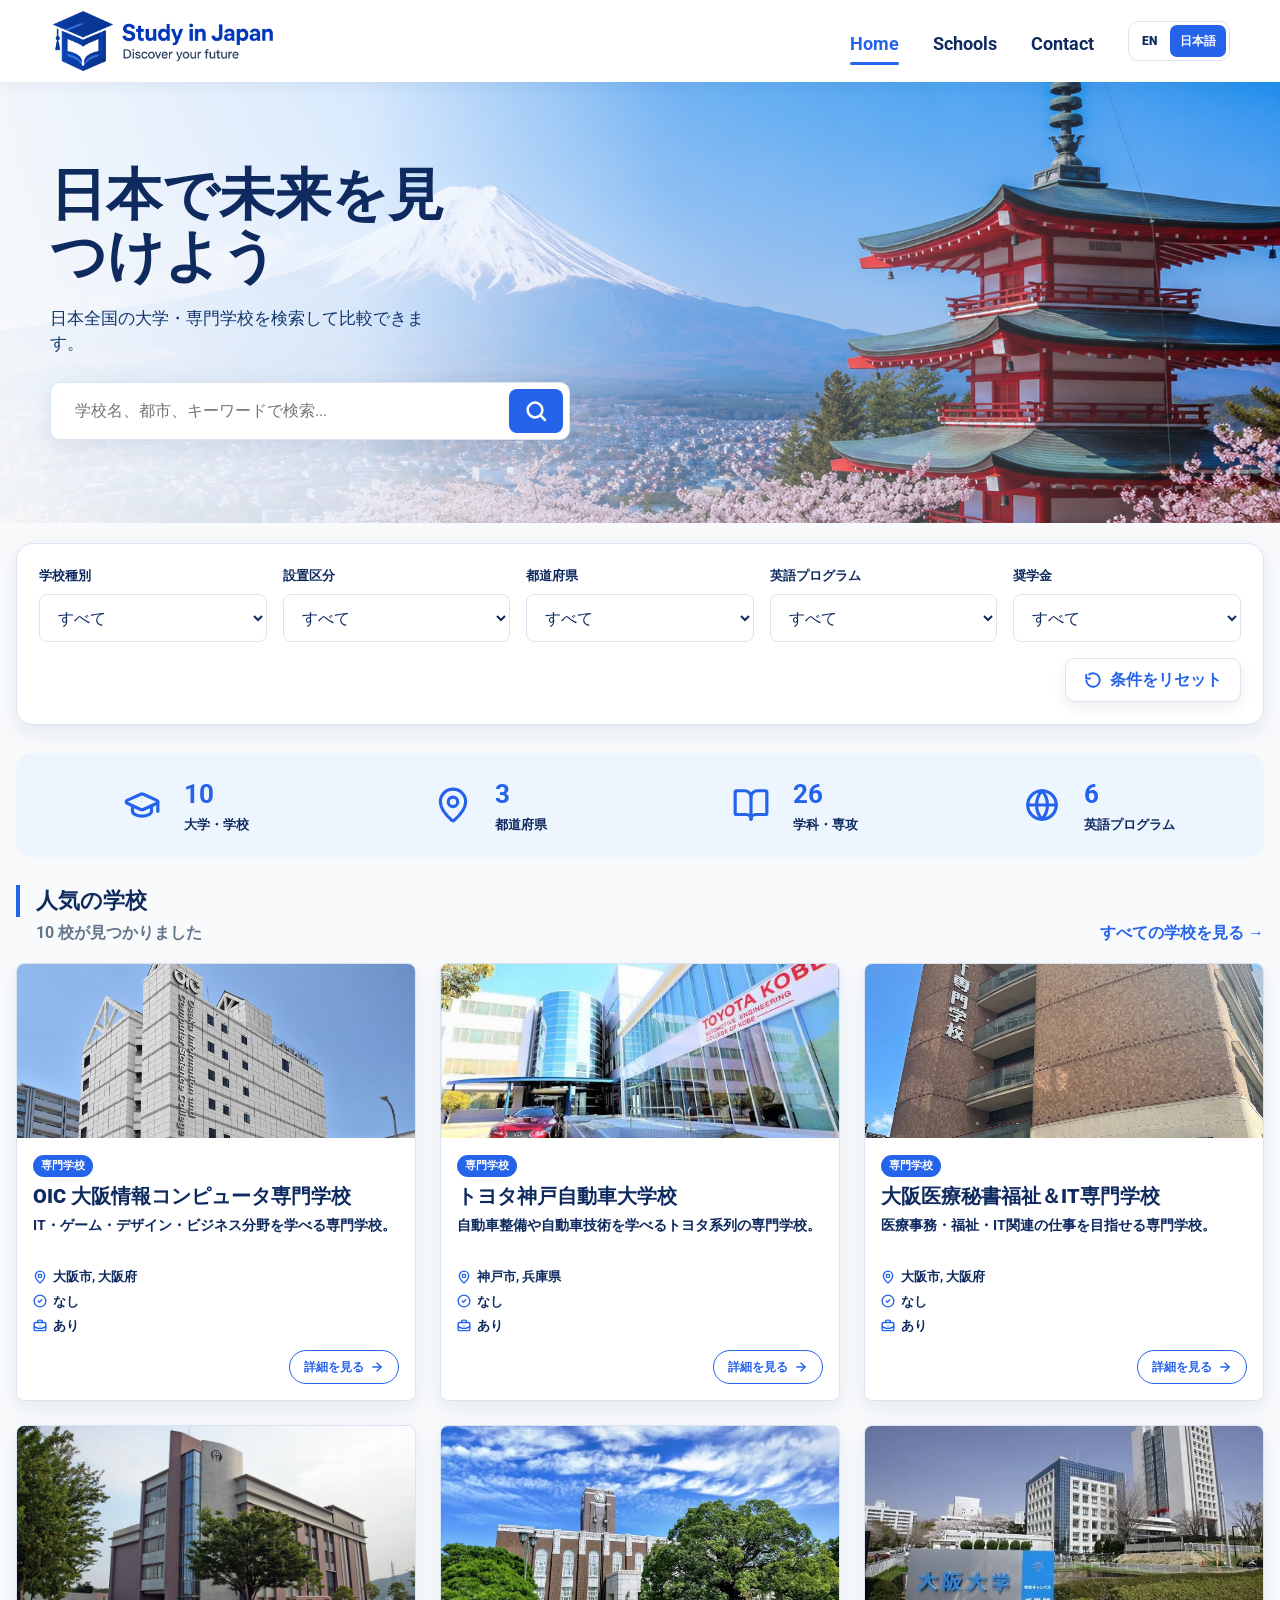
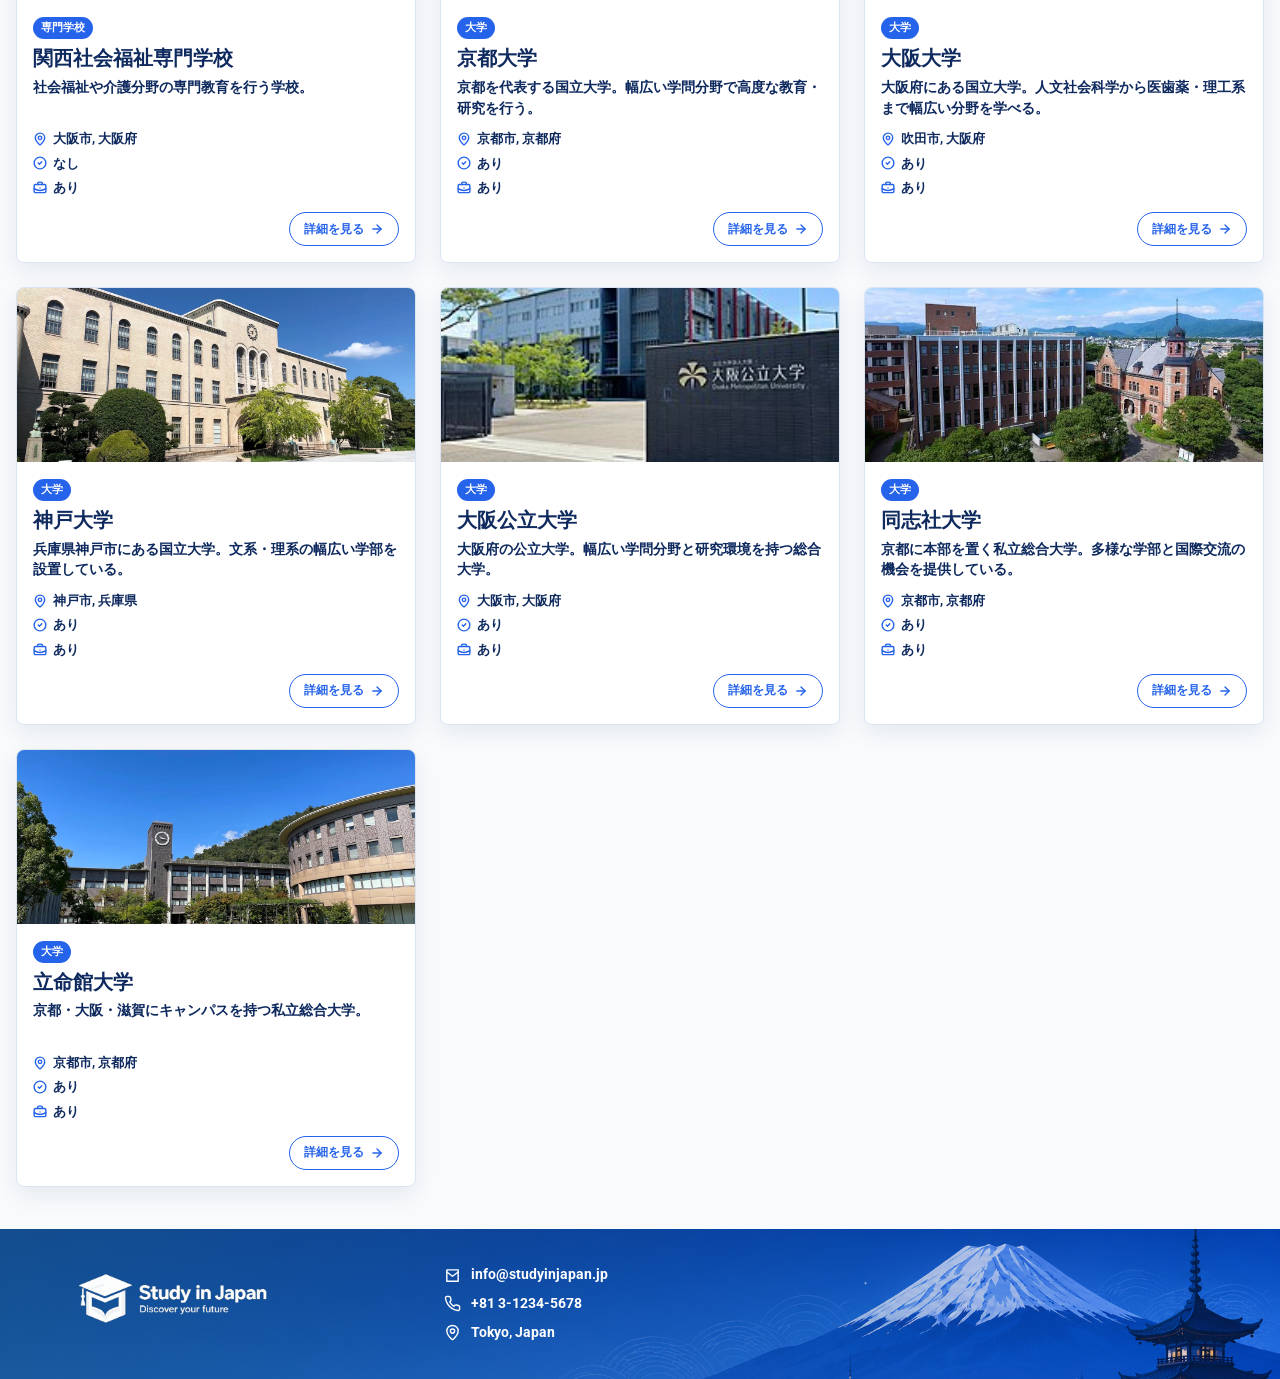
<file: index.html>
<!DOCTYPE html>
<html lang="en">
  <head>
    <meta charset="UTF-8" />
    <meta name="viewport" content="width=device-width, initial-scale=1.0" />
    <title>Study in Japan</title>
    <link rel="preconnect" href="https://fonts.googleapis.com" />
    <link rel="preconnect" href="https://fonts.gstatic.com" crossorigin />
    <link href="https://fonts.googleapis.com/css2?family=Roboto:wght@400;500;700;800;900&display=swap" rel="stylesheet" />
    <link rel="stylesheet" href="css/style.css" />
  </head>
  <body>
    <header class="site-header">
      <nav class="navbar container" aria-label="Primary navigation">
        <a class="brand" href="index.html" aria-label="Study in Japan home">
          <img class="brand-logo" src="images/logo-navbar.png" alt="Study in Japan - Discover your future" />
        </a>
        <button class="nav-toggle" id="nav-toggle" type="button" aria-label="Open menu" aria-expanded="false">
          <span></span>
          <span></span>
          <span></span>
        </button>
        <div class="nav-links" id="nav-links">
          <a class="active" href="index.html">Home</a>
          <a href="schools.html">Schools</a>
          <a href="#contact">Contact</a>
          <div class="language-switch" aria-label="Language">
            <button type="button" data-language="en" aria-pressed="false">EN</button>
            <button type="button" data-language="ja" aria-pressed="false">日本語</button>
          </div>
        </div>
      </nav>
    </header>

    <main>
      <section class="hero">
        <div class="hero-overlay"></div>
        <div class="hero-content container">
          <div class="hero-copy">
            <h1 data-i18n="heroTitle">Find Your Future in Japan</h1>
            <p data-i18n="heroText">Search and explore universities and colleges across Japan.</p>
            <form class="search-form" id="search-form" role="search">
              <label class="sr-only" for="search-input" data-i18n="searchSchools">Search schools</label>
              <input id="search-input" type="search" placeholder="Search by school name, city or keyword..." data-i18n-placeholder="searchPlaceholder" />
              <button type="submit" aria-label="Search" data-i18n-label="searchSchools">
                <svg viewBox="0 0 24 24" aria-hidden="true">
                  <path d="m21 21-4.8-4.8m2.2-5.2a7.4 7.4 0 1 1-14.8 0 7.4 7.4 0 0 1 14.8 0Z" />
                </svg>
              </button>
            </form>
          </div>
        </div>
      </section>

      <section class="filters-section container" aria-label="Institution filters">
        <form class="filter-panel" id="filter-form">
          <label>
            <span data-i18n="type">Type</span>
            <select name="type">
              <option value="" data-i18n="all">All</option>
            </select>
          </label>
          <label>
            <span data-i18n="ownership">Ownership</span>
            <select name="ownership">
              <option value="" data-i18n="all">All</option>
            </select>
          </label>
          <label>
            <span data-i18n="prefecture">Prefecture</span>
            <select name="prefecture">
              <option value="" data-i18n="all">All</option>
            </select>
          </label>
          <label>
            <span data-i18n="englishProgram">English Program</span>
            <select name="english_program">
              <option value="" data-i18n="all">All</option>
              <option value="Yes" data-i18n="yes">Yes</option>
              <option value="No" data-i18n="no">No</option>
            </select>
          </label>
          <label>
            <span data-i18n="scholarship">Scholarship</span>
            <select name="scholarship">
              <option value="" data-i18n="all">All</option>
              <option value="Yes" data-i18n="yes">Yes</option>
              <option value="No" data-i18n="no">No</option>
            </select>
          </label>
          <button class="reset-button" id="reset-filters" type="button">
            <svg viewBox="0 0 24 24" aria-hidden="true">
              <path d="M3 12a9 9 0 1 0 3-6.7M3 4v6h6" />
            </svg>
            <span data-i18n="resetFilters">Reset Filters</span>
          </button>
        </form>
      </section>

      <section class="stats-section container" aria-label="Statistics">
        <article class="stat-card">
          <span class="stat-icon" aria-hidden="true">
            <svg class="lucide lucide-graduation-cap" viewBox="0 0 24 24">
              <path d="M21.42 10.922a1 1 0 0 0-.019-1.838L12.83 5.18a2 2 0 0 0-1.66 0L2.6 9.08a1 1 0 0 0 0 1.832l8.57 3.908a2 2 0 0 0 1.66 0z" />
              <path d="M22 10v6" />
              <path d="M6 12.5V16a6 3 0 0 0 12 0v-3.5" />
            </svg>
          </span>
          <div><strong id="stat-institutions">0</strong><small data-i18n="institutionsLabel">Universities & Colleges</small></div>
        </article>
        <article class="stat-card">
          <span class="stat-icon" aria-hidden="true">
            <svg class="lucide lucide-map-pin" viewBox="0 0 24 24">
              <path d="M20 10c0 4.993-5.539 10.193-7.399 11.799a1 1 0 0 1-1.202 0C9.539 20.193 4 14.993 4 10a8 8 0 0 1 16 0" />
              <circle cx="12" cy="10" r="3" />
            </svg>
          </span>
          <div><strong id="stat-prefectures">0</strong><small data-i18n="prefecturesLabel">Prefectures</small></div>
        </article>
        <article class="stat-card">
          <span class="stat-icon" aria-hidden="true">
            <svg class="lucide lucide-book-open" viewBox="0 0 24 24">
              <path d="M12 7v14" />
              <path d="M3 18a1 1 0 0 1-1-1V4a1 1 0 0 1 1-1h5a4 4 0 0 1 4 4 4 4 0 0 1 4-4h5a1 1 0 0 1 1 1v13a1 1 0 0 1-1 1h-6a3 3 0 0 0-3 3 3 3 0 0 0-3-3z" />
            </svg>
          </span>
          <div><strong id="stat-programs">0</strong><small data-i18n="programsLabel">Academic Programs</small></div>
        </article>
        <article class="stat-card">
          <span class="stat-icon" aria-hidden="true">
            <svg class="lucide lucide-globe" viewBox="0 0 24 24">
              <circle cx="12" cy="12" r="9" />
              <path d="M3 12h18" />
              <path d="M12 3a13.5 13.5 0 0 1 0 18 13.5 13.5 0 0 1 0-18" />
            </svg>
          </span>
          <div><strong id="stat-english-programs">0</strong><small data-i18n="englishProgramsLabel">English Programs</small></div>
        </article>
      </section>

      <section class="schools-section container" id="schools">
        <div class="section-heading">
          <div>
            <h2 data-i18n="popularSchools">Popular Schools</h2>
            <p id="results-count" data-i18n="loadingInstitutions">Loading institutions...</p>
          </div>
          <a href="schools.html" data-i18n="viewAllSchools">View All Schools &rarr;</a>
        </div>
        <div class="school-grid" id="institution-list" aria-live="polite"></div>
      </section>
    </main>

    <footer class="site-footer" id="contact">
      <div class="container footer-grid">
        <div class="footer-brand">
          <div class="brand footer-logo">
            <img class="brand-logo footer-logo-image" src="images/logo-white.png" alt="Study in Japan - Discover your future" />
          </div>
        </div>
        <address class="footer-contact">
          <a href="mailto:info@studyinjapan.jp">
            <svg viewBox="0 0 24 24" aria-hidden="true"><path d="M4 4h16v16H4z" /><path d="m4 7 8 6 8-6" /></svg>
            info@studyinjapan.jp
          </a>
          <a href="tel:+81312345678">
            <svg viewBox="0 0 24 24" aria-hidden="true"><path d="M22 16.9v3a2 2 0 0 1-2.2 2 19.8 19.8 0 0 1-8.6-3.1 19.4 19.4 0 0 1-6-6A19.8 19.8 0 0 1 2.1 4.2 2 2 0 0 1 4.1 2h3a2 2 0 0 1 2 1.7c.1 1 .4 2 .7 2.8a2 2 0 0 1-.5 2.1L8.1 9.9a16 16 0 0 0 6 6l1.3-1.3a2 2 0 0 1 2.1-.5c.9.3 1.8.6 2.8.7a2 2 0 0 1 1.7 2.1Z" /></svg>
            +81 3-1234-5678
          </a>
          <span>
            <svg viewBox="0 0 24 24" aria-hidden="true"><path d="M20 10c0 5-5.5 10.2-7.4 11.8a1 1 0 0 1-1.2 0C9.5 20.2 4 15 4 10a8 8 0 0 1 16 0" /><circle cx="12" cy="10" r="3" /></svg>
            Tokyo, Japan
          </span>
        </address>
      </div>
    </footer>

    <script src="js/language.js"></script>
    <script src="js/home.js"></script>
  </body>
</html>
</file>
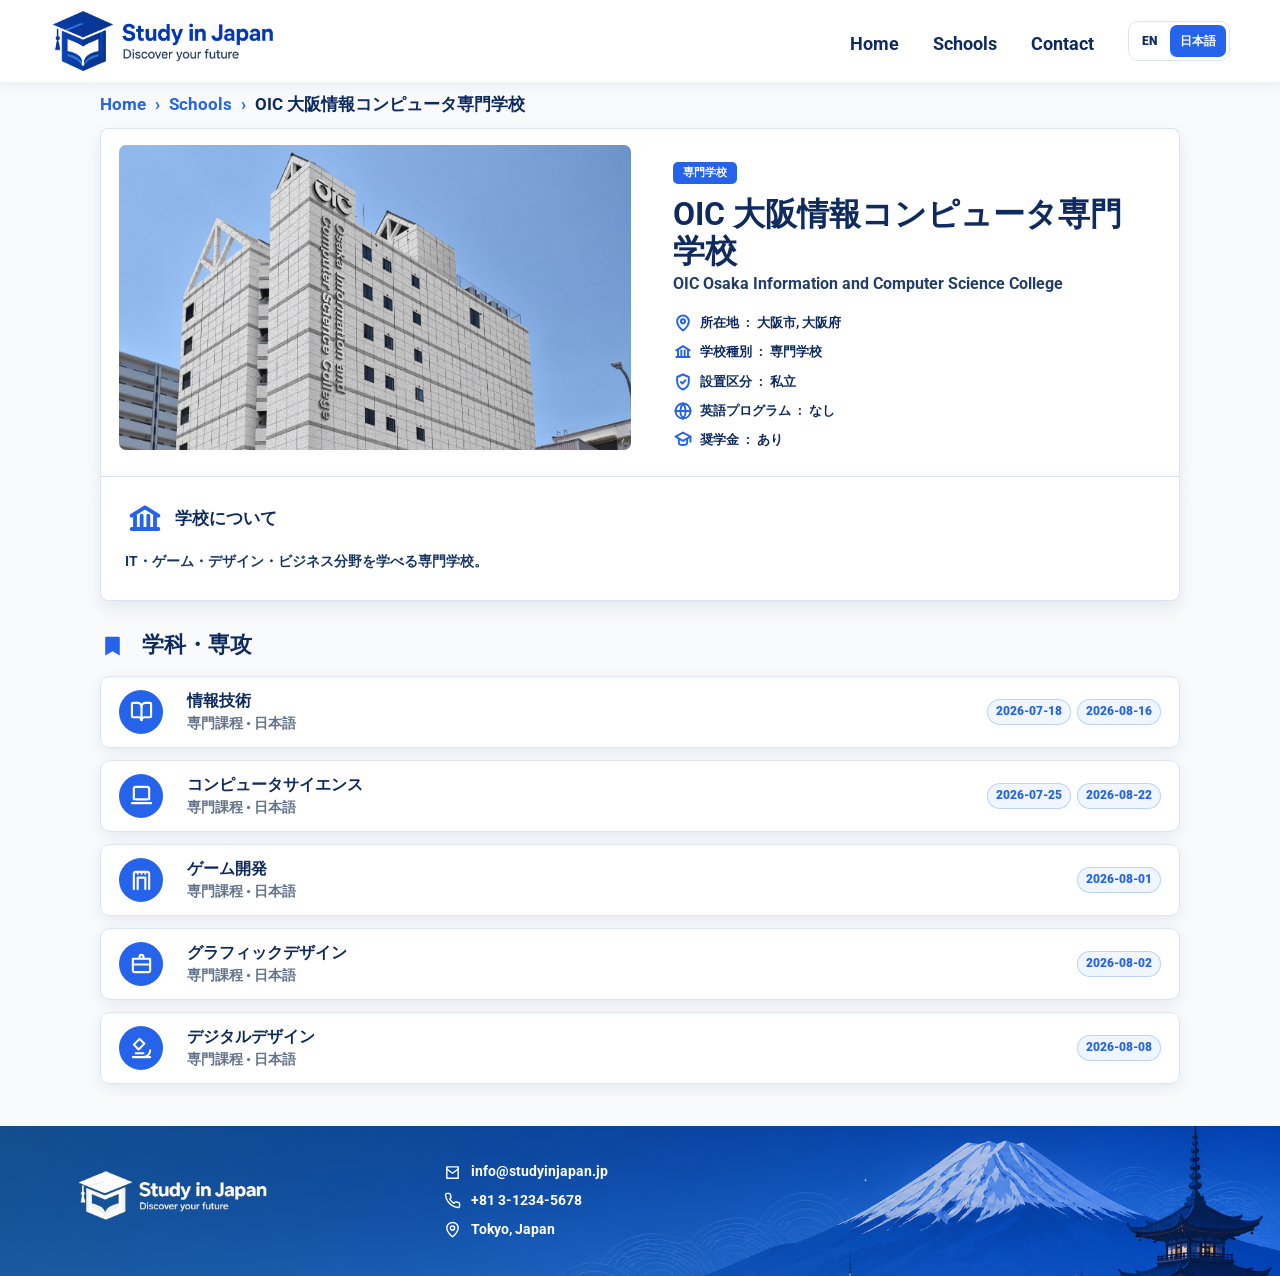
<file: institution.html>
<!DOCTYPE html>
<html lang="en">
  <head>
    <meta charset="UTF-8" />
    <meta name="viewport" content="width=device-width, initial-scale=1.0" />
    <title>Institution Details | Study in Japan</title>
    <link rel="preconnect" href="https://fonts.googleapis.com" />
    <link rel="preconnect" href="https://fonts.gstatic.com" crossorigin />
    <link href="https://fonts.googleapis.com/css2?family=Roboto:wght@400;500;700;800;900&display=swap" rel="stylesheet" />
    <link rel="stylesheet" href="css/style.css" />
  </head>
  <body>
    <header class="site-header">
      <nav class="navbar container" aria-label="Primary navigation">
        <a class="brand" href="index.html" aria-label="Study in Japan home">
          <img class="brand-logo" src="images/logo-navbar.png" alt="Study in Japan - Discover your future" />
        </a>
        <button class="nav-toggle" id="nav-toggle" type="button" aria-label="Open menu" aria-expanded="false">
          <span></span>
          <span></span>
          <span></span>
        </button>
        <div class="nav-links" id="nav-links">
          <a href="index.html">Home</a>
          <a href="schools.html">Schools</a>
          <a href="#contact">Contact</a>
          <div class="language-switch" aria-label="Language">
            <button type="button" data-language="en" aria-pressed="false">EN</button>
            <button type="button" data-language="ja" aria-pressed="false">日本語</button>
          </div>
        </div>
      </nav>
    </header>

    <main class="detail-main">
      <div class="container">
        <nav class="breadcrumb" aria-label="Breadcrumb">
          <a href="index.html">Home</a>
          <span>&rsaquo;</span>
          <a href="schools.html">Schools</a>
          <span>&rsaquo;</span>
          <span id="breadcrumb-name" data-i18n="institution">Institution</span>
        </nav>

        <section class="detail-card">
          <img class="detail-image" id="institution-image" src="images/placeholder.svg" alt="" />
          <div class="detail-info">
            <span class="type-pill" id="institution-type-pill">University</span>
            <h1 id="institution-name" data-i18n="loadingInstitution">Loading institution...</h1>
            <p class="detail-japanese" id="institution-japanese-name"></p>
            <dl class="fact-list">
              <div>
                <dt>
                  <svg viewBox="0 0 24 24" aria-hidden="true"><path d="M12 21s7-5.1 7-11a7 7 0 0 0-14 0c0 5.9 7 11 7 11Z" /><circle cx="12" cy="10" r="2.5" /></svg>
                  <span data-i18n="location">Location</span>
                </dt>
                <dd id="institution-location"></dd>
              </div>
              <div>
                <dt>
                  <svg viewBox="0 0 24 24" aria-hidden="true"><path d="m4 10 8-5 8 5" /><path d="M6 10v8" /><path d="M10 10v8" /><path d="M14 10v8" /><path d="M18 10v8" /><path d="M4 18h16" /></svg>
                  <span data-i18n="type">Type</span>
                </dt>
                <dd id="institution-type"></dd>
              </div>
              <div>
                <dt>
                  <svg viewBox="0 0 24 24" aria-hidden="true"><path d="M12 3 5 6v5c0 4.5 3 8.3 7 10 4-1.7 7-5.5 7-10V6l-7-3Z" /><path d="m9.5 12 1.8 1.8 3.7-4" /></svg>
                  <span data-i18n="ownership">Ownership</span>
                </dt>
                <dd id="institution-ownership"></dd>
              </div>
              <div>
                <dt>
                  <svg viewBox="0 0 24 24" aria-hidden="true"><circle cx="12" cy="12" r="9" /><path d="M3 12h18" /><path d="M12 3c2.2 2.5 3.3 5.5 3.3 9S14.2 18.5 12 21" /><path d="M12 3c-2.2 2.5-3.3 5.5-3.3 9S9.8 18.5 12 21" /></svg>
                  <span data-i18n="englishPrograms">English Programs</span>
                </dt>
                <dd id="institution-english"></dd>
              </div>
              <div>
                <dt>
                  <svg viewBox="0 0 24 24" aria-hidden="true"><path d="M12 3 3 8l9 5 9-5-9-5Z" /><path d="M7 11v4.5c0 1.4 2.2 2.5 5 2.5s5-1.1 5-2.5V11" /><path d="M21 8v6" /></svg>
                  <span data-i18n="scholarshipAvailable">Scholarship Available</span>
                </dt>
                <dd id="institution-scholarship"></dd>
              </div>
            </dl>
          </div>
        </section>

        <section class="about-card">
          <h2>
            <svg viewBox="0 0 24 24" aria-hidden="true"><path d="m4 10 8-5 8 5" /><path d="M6 10v8" /><path d="M10 10v8" /><path d="M14 10v8" /><path d="M18 10v8" /><path d="M4 18h16" /></svg>
            <span data-i18n="aboutUniversity">About the University</span>
          </h2>
          <p id="institution-description" data-i18n="loadingDetails">Loading details...</p>
        </section>

        <section class="majors-section">
          <h2 data-i18n="majorsOffered">Majors Offered</h2>
          <div class="majors-list" id="majors-list" aria-live="polite"></div>
        </section>
      </div>
    </main>

    <footer class="site-footer" id="contact">
      <div class="container footer-grid">
        <div class="footer-brand">
          <div class="brand footer-logo">
            <img class="brand-logo footer-logo-image" src="images/logo-white.png" alt="Study in Japan - Discover your future" />
          </div>
        </div>
        <address class="footer-contact">
          <a href="mailto:info@studyinjapan.jp">
            <svg viewBox="0 0 24 24" aria-hidden="true"><path d="M4 4h16v16H4z" /><path d="m4 7 8 6 8-6" /></svg>
            info@studyinjapan.jp
          </a>
          <a href="tel:+81312345678">
            <svg viewBox="0 0 24 24" aria-hidden="true"><path d="M22 16.9v3a2 2 0 0 1-2.2 2 19.8 19.8 0 0 1-8.6-3.1 19.4 19.4 0 0 1-6-6A19.8 19.8 0 0 1 2.1 4.2 2 2 0 0 1 4.1 2h3a2 2 0 0 1 2 1.7c.1 1 .4 2 .7 2.8a2 2 0 0 1-.5 2.1L8.1 9.9a16 16 0 0 0 6 6l1.3-1.3a2 2 0 0 1 2.1-.5c.9.3 1.8.6 2.8.7a2 2 0 0 1 1.7 2.1Z" /></svg>
            +81 3-1234-5678
          </a>
          <span>
            <svg viewBox="0 0 24 24" aria-hidden="true"><path d="M20 10c0 5-5.5 10.2-7.4 11.8a1 1 0 0 1-1.2 0C9.5 20.2 4 15 4 10a8 8 0 0 1 16 0" /><circle cx="12" cy="10" r="3" /></svg>
            Tokyo, Japan
          </span>
        </address>
      </div>
    </footer>

    <script src="js/language.js"></script>
    <script src="js/institution.js"></script>
  </body>
</html>
</file>
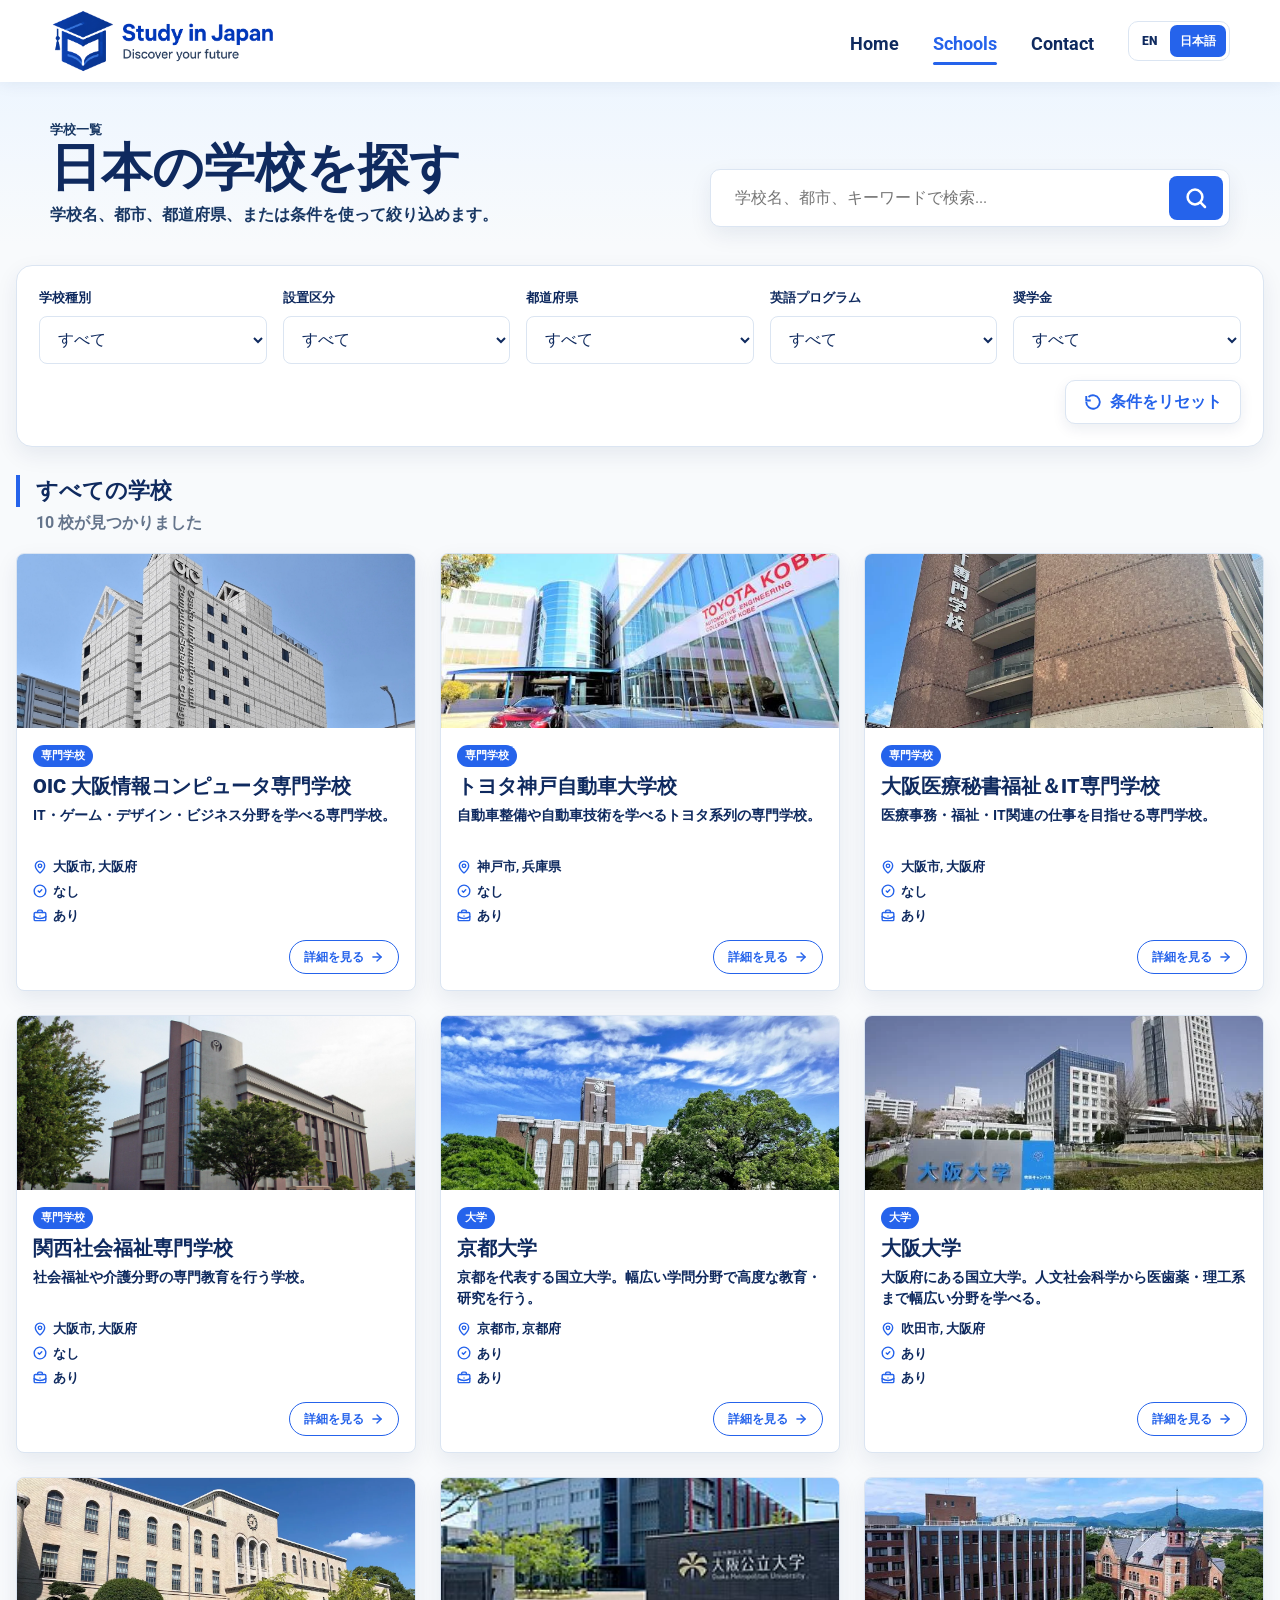
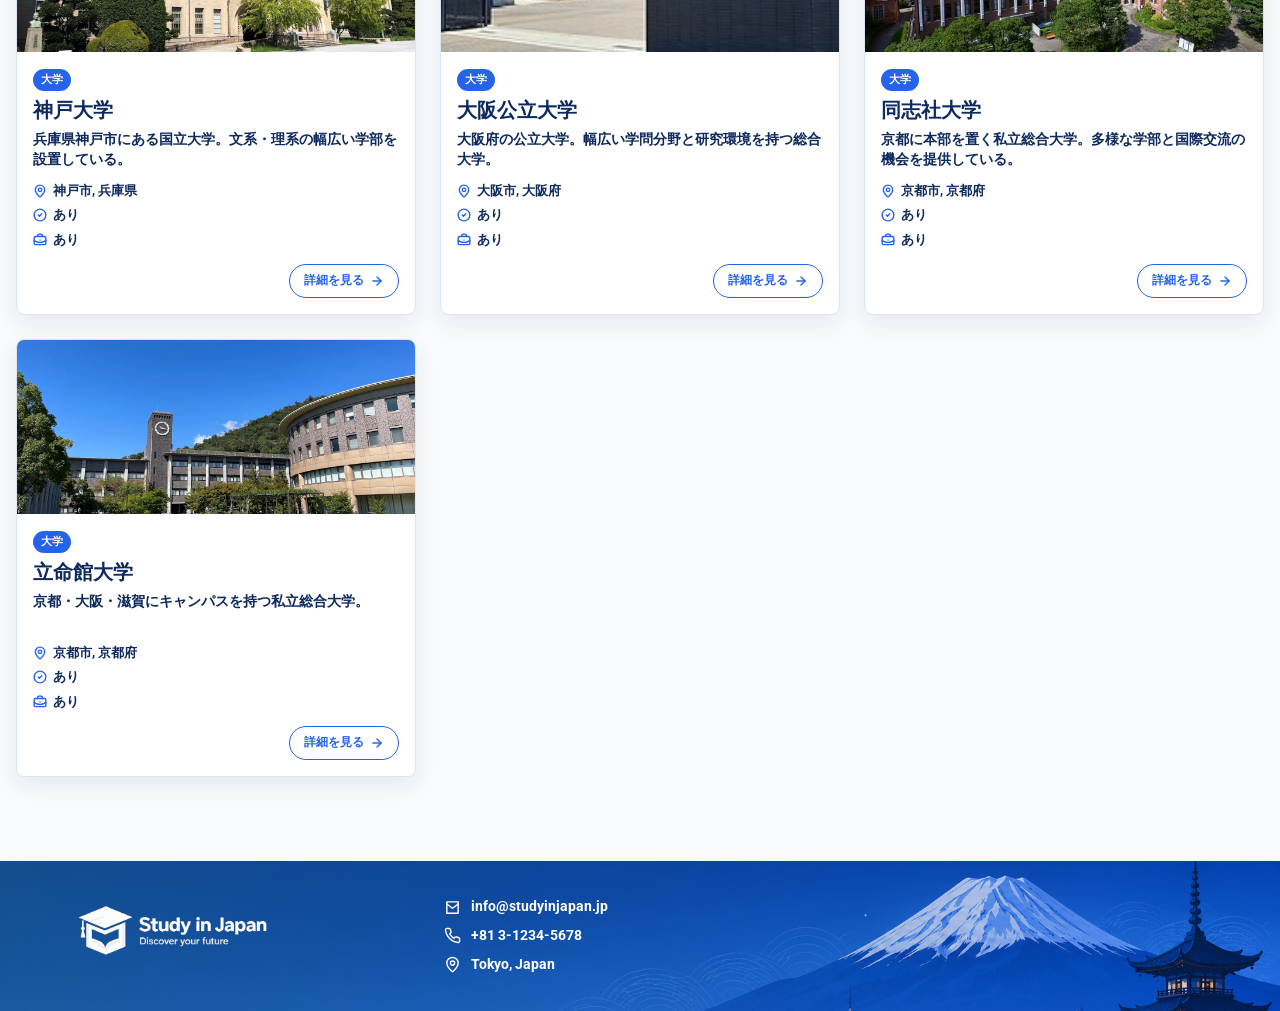
<file: schools.html>
<!DOCTYPE html>
<html lang="en">
  <head>
    <meta charset="UTF-8" />
    <meta name="viewport" content="width=device-width, initial-scale=1.0" />
    <title>Schools | Study in Japan</title>
    <link rel="preconnect" href="https://fonts.googleapis.com" />
    <link rel="preconnect" href="https://fonts.gstatic.com" crossorigin />
    <link href="https://fonts.googleapis.com/css2?family=Roboto:wght@400;500;700;800;900&display=swap" rel="stylesheet" />
    <link rel="stylesheet" href="css/style.css" />
  </head>
  <body>
    <header class="site-header">
      <nav class="navbar container" aria-label="Primary navigation">
        <a class="brand" href="index.html" aria-label="Study in Japan home">
          <img class="brand-logo" src="images/logo-navbar.png" alt="Study in Japan - Discover your future" />
        </a>
        <button class="nav-toggle" id="nav-toggle" type="button" aria-label="Open menu" aria-expanded="false">
          <span></span>
          <span></span>
          <span></span>
        </button>
        <div class="nav-links" id="nav-links">
          <a href="index.html">Home</a>
          <a class="active" href="schools.html">Schools</a>
          <a href="#contact">Contact</a>
          <div class="language-switch" aria-label="Language">
            <button type="button" data-language="en" aria-pressed="false">EN</button>
            <button type="button" data-language="ja" aria-pressed="false">日本語</button>
          </div>
        </div>
      </nav>
    </header>

    <main class="schools-page-main">
      <section class="browse-hero">
        <div class="container browse-hero-inner">
          <div>
            <p class="eyebrow" data-i18n="schoolDirectory">School Directory</p>
            <h1 data-i18n="browseTitle">Explore schools in Japan</h1>
            <p data-i18n="browseText">Search by school name, city, prefecture, or use filters to narrow the list.</p>
          </div>
          <form class="search-form browse-search" id="search-form" role="search">
            <label class="sr-only" for="search-input" data-i18n="searchSchools">Search schools</label>
            <input id="search-input" type="search" placeholder="Search by school name, city or keyword..." data-i18n-placeholder="searchPlaceholder" />
            <button type="submit" aria-label="Search" data-i18n-label="searchSchools">
              <svg viewBox="0 0 24 24" aria-hidden="true">
                <path d="m21 21-4.8-4.8m2.2-5.2a7.4 7.4 0 1 1-14.8 0 7.4 7.4 0 0 1 14.8 0Z" />
              </svg>
            </button>
          </form>
        </div>
      </section>

      <section class="filters-section container" aria-label="Institution filters">
        <form class="filter-panel" id="filter-form">
          <label>
            <span data-i18n="type">Type</span>
            <select name="type">
              <option value="" data-i18n="all">All</option>
            </select>
          </label>
          <label>
            <span data-i18n="ownership">Ownership</span>
            <select name="ownership">
              <option value="" data-i18n="all">All</option>
            </select>
          </label>
          <label>
            <span data-i18n="prefecture">Prefecture</span>
            <select name="prefecture">
              <option value="" data-i18n="all">All</option>
            </select>
          </label>
          <label>
            <span data-i18n="englishProgram">English Program</span>
            <select name="english_program">
              <option value="" data-i18n="all">All</option>
              <option value="Yes" data-i18n="yes">Yes</option>
              <option value="No" data-i18n="no">No</option>
            </select>
          </label>
          <label>
            <span data-i18n="scholarship">Scholarship</span>
            <select name="scholarship">
              <option value="" data-i18n="all">All</option>
              <option value="Yes" data-i18n="yes">Yes</option>
              <option value="No" data-i18n="no">No</option>
            </select>
          </label>
          <button class="reset-button" id="reset-filters" type="button">
            <svg viewBox="0 0 24 24" aria-hidden="true">
              <path d="M3 12a9 9 0 1 0 3-6.7M3 4v6h6" />
            </svg>
            <span data-i18n="resetFilters">Reset Filters</span>
          </button>
        </form>
      </section>

      <section class="schools-section container" id="schools">
        <div class="section-heading">
          <div>
            <h2 data-i18n="allSchools">All Schools</h2>
            <p id="results-count" data-i18n="loadingInstitutions">Loading institutions...</p>
          </div>
        </div>
        <div class="school-grid" id="institution-list" aria-live="polite"></div>
      </section>
    </main>

    <footer class="site-footer" id="contact">
      <div class="container footer-grid">
        <div class="footer-brand">
          <div class="brand footer-logo">
            <img class="brand-logo footer-logo-image" src="images/logo-white.png" alt="Study in Japan - Discover your future" />
          </div>
        </div>
        <address class="footer-contact">
          <a href="mailto:info@studyinjapan.jp">
            <svg viewBox="0 0 24 24" aria-hidden="true"><path d="M4 4h16v16H4z" /><path d="m4 7 8 6 8-6" /></svg>
            info@studyinjapan.jp
          </a>
          <a href="tel:+81312345678">
            <svg viewBox="0 0 24 24" aria-hidden="true"><path d="M22 16.9v3a2 2 0 0 1-2.2 2 19.8 19.8 0 0 1-8.6-3.1 19.4 19.4 0 0 1-6-6A19.8 19.8 0 0 1 2.1 4.2 2 2 0 0 1 4.1 2h3a2 2 0 0 1 2 1.7c.1 1 .4 2 .7 2.8a2 2 0 0 1-.5 2.1L8.1 9.9a16 16 0 0 0 6 6l1.3-1.3a2 2 0 0 1 2.1-.5c.9.3 1.8.6 2.8.7a2 2 0 0 1 1.7 2.1Z" /></svg>
            +81 3-1234-5678
          </a>
          <span>
            <svg viewBox="0 0 24 24" aria-hidden="true"><path d="M20 10c0 5-5.5 10.2-7.4 11.8a1 1 0 0 1-1.2 0C9.5 20.2 4 15 4 10a8 8 0 0 1 16 0" /><circle cx="12" cy="10" r="3" /></svg>
            Tokyo, Japan
          </span>
        </address>
      </div>
    </footer>

    <script src="js/language.js"></script>
    <script src="js/schools.js"></script>
  </body>
</html>
</file>
<file: css/style.css>
:root {
  --primary: #2563eb;
  --secondary: #1d4ed8;
  --footer-blue: #195789;
  --ink: #0f2a5f;
  --muted: #64748b;
  --line: #dbe5f2;
  --bg: #f8fafc;
  --card: #ffffff;
  --shadow: 0 14px 34px rgba(15, 42, 95, 0.11);
  --soft-shadow: 0 8px 22px rgba(15, 42, 95, 0.08);
  --radius: 16px;
}

* {
  box-sizing: border-box;
}

html {
  scroll-behavior: smooth;
}

body {
  margin: 0;
  color: var(--ink);
  font-family: "Roboto", Arial, Helvetica, sans-serif;
  background: var(--bg);
  line-height: 1.5;
}

img,
svg {
  display: block;
  max-width: 100%;
}

a {
  color: inherit;
  text-decoration: none;
}

button,
input,
select {
  font: inherit;
}

.container {
  width: min(1180px, calc(100% - 32px));
  margin-inline: auto;
}

.sr-only {
  position: absolute;
  width: 1px;
  height: 1px;
  padding: 0;
  margin: -1px;
  overflow: hidden;
  clip: rect(0, 0, 0, 0);
  white-space: nowrap;
  border: 0;
}

.page-loading {
  position: fixed;
  inset: 0;
  z-index: 100;
  display: none;
  place-items: center;
  color: var(--ink);
  background: rgba(248, 250, 252, 0.88);
  backdrop-filter: blur(8px);
}

.page-loading.active {
  display: grid;
}

.page-loading-box,
.school-grid-loading {
  display: grid;
  place-items: center;
  gap: 12px;
  font-weight: 900;
}

.loading-spinner {
  width: 42px;
  height: 42px;
  border: 4px solid #dbeafe;
  border-top-color: var(--primary);
  border-radius: 50%;
  animation: loadingSpin 760ms linear infinite;
}

@keyframes loadingSpin {
  to {
    transform: rotate(360deg);
  }
}

.site-header {
  position: sticky;
  top: 0;
  z-index: 20;
  background: rgba(255, 255, 255, 0.96);
  box-shadow: 0 1px 16px rgba(15, 42, 95, 0.08);
  backdrop-filter: blur(14px);
}

.navbar {
  min-height: 82px;
  display: flex;
  align-items: center;
  justify-content: space-between;
  gap: 24px;
}

.brand {
  display: inline-flex;
  align-items: center;
  flex: 0 0 auto;
}

.brand-logo {
  width: clamp(174px, 18vw, 226px);
  height: auto;
}

.nav-links {
  display: flex;
  align-items: center;
  gap: 34px;
  font-weight: 700;
  font-size: 1.12rem;
}

.nav-links a {
  position: relative;
  padding: 24px 0 18px;
  transition: color 250ms ease;
}

.nav-links a:hover,
.nav-links a.active {
  color: var(--primary);
}

.nav-links a.active::after {
  content: "";
  position: absolute;
  left: 0;
  right: 0;
  bottom: 10px;
  height: 3px;
  border-radius: 999px;
  background: var(--primary);
}

.nav-toggle {
  display: none;
  width: 44px;
  height: 44px;
  border: 1px solid var(--line);
  border-radius: 10px;
  background: #fff;
}

.nav-toggle span {
  display: block;
  width: 20px;
  height: 2px;
  margin: 5px auto;
  background: var(--ink);
}

.hero {
  position: relative;
  width: 100%;
  min-height: 430px;
  max-height: 650px;
  aspect-ratio: 2.9 / 1;
  display: flex;
  align-items: center;
  overflow: hidden;
  background: url("../images/banner-castle.png") center 45% / cover no-repeat;
}

.hero-overlay {
  position: absolute;
  inset: 0;
  background: linear-gradient(90deg, rgba(248, 250, 252, 0.96) 0%, rgba(239, 246, 255, 0.86) 28%, rgba(219, 234, 254, 0.36) 52%, rgba(37, 99, 235, 0.02) 100%);
}

.hero-content {
  position: relative;
  z-index: 1;
}

.hero-copy {
  max-width: 590px;
  padding: 46px 0;
}

.hero h1 {
  margin: 0 0 20px;
  max-width: 430px;
  font-size: clamp(2.35rem, 4.4vw, 3.85rem);
  line-height: 1.08;
  letter-spacing: 0;
}

.hero p {
  margin: 0 0 26px;
  color: #12366f;
  font-size: 1.04rem;
  max-width: 390px;
}

.search-form {
  display: flex;
  width: min(100%, 520px);
  height: 58px;
  padding: 6px;
  background: #fff;
  border: 1px solid var(--line);
  border-radius: 10px;
  box-shadow: var(--soft-shadow);
}

.search-form input {
  min-width: 0;
  flex: 1;
  border: 0;
  outline: 0;
  padding: 0 18px;
  color: var(--ink);
}

.search-form button {
  width: 54px;
  border: 0;
  border-radius: 8px;
  display: grid;
  place-items: center;
  color: #fff;
  cursor: pointer;
  background: var(--primary);
  transition: background 250ms ease, transform 250ms ease;
}

.search-form button:hover {
  background: var(--secondary);
  transform: translateY(-1px);
}

.search-form svg {
  width: 24px;
  height: 24px;
  fill: none;
  stroke: currentColor;
  stroke-width: 2.5;
  stroke-linecap: round;
}

.schools-page-main {
  padding-bottom: 42px;
}

.browse-hero {
  padding: 38px 0 18px;
  background: linear-gradient(180deg, #eef6ff 0%, rgba(238, 246, 255, 0) 100%);
}

.browse-hero-inner {
  display: grid;
  grid-template-columns: minmax(260px, 1fr) minmax(320px, 520px);
  gap: 28px;
  align-items: end;
}

.eyebrow {
  margin: 0 0 8px;
  color: var(--primary);
  font-size: 0.82rem;
  font-weight: 900;
  text-transform: uppercase;
}

.browse-hero h1 {
  margin: 0 0 8px;
  font-size: clamp(2rem, 4vw, 3.2rem);
  line-height: 1.08;
}

.browse-hero p {
  margin: 0;
  max-width: 560px;
  color: #183763;
  font-weight: 700;
}

.browse-search {
  width: 100%;
  justify-self: end;
}

.filters-section {
  margin-top: 20px;
  width: min(1380px, calc(100% - 32px));
}

.filter-panel {
  display: grid;
  grid-template-columns: repeat(5, minmax(130px, 1fr));
  gap: 16px;
  align-items: end;
  padding: 22px;
  background: #fff;
  border: 1px solid var(--line);
  border-radius: var(--radius);
  box-shadow: var(--soft-shadow);
}

.filter-panel label span {
  display: block;
  margin-bottom: 8px;
  font-size: 0.82rem;
  font-weight: 800;
}

.filter-panel select {
  width: 100%;
  min-height: 48px;
  padding: 0 14px;
  color: var(--ink);
  border: 1px solid var(--line);
  border-radius: 8px;
  background: #fff;
}

.reset-button {
  grid-column: 5;
  justify-self: end;
  min-height: 44px;
  padding: 0 18px;
  display: inline-flex;
  align-items: center;
  gap: 8px;
  color: var(--primary);
  font-weight: 800;
  border: 1px solid var(--line);
  border-radius: 10px;
  background: #fff;
  cursor: pointer;
  box-shadow: 0 5px 14px rgba(15, 42, 95, 0.08);
  transition: color 220ms ease, background 220ms ease, border-color 220ms ease, box-shadow 220ms ease, transform 220ms ease;
}

.reset-button svg {
  width: 18px;
  height: 18px;
  fill: none;
  stroke: currentColor;
  stroke-width: 2.5;
  transform-origin: center;
}

.reset-button:hover {
  color: #fff;
  border-color: var(--primary);
  background: var(--primary);
  box-shadow: 0 9px 20px rgba(37, 99, 235, 0.22);
  transform: translateY(-2px);
}

.reset-button:active {
  transform: translateY(0) scale(0.97);
  box-shadow: 0 4px 12px rgba(37, 99, 235, 0.16);
}

.reset-button.is-spinning svg {
  animation: resetIconSpin 520ms ease-in-out;
}

@keyframes resetIconSpin {
  from {
    transform: rotate(0deg);
  }

  to {
    transform: rotate(-360deg);
  }
}

.stats-section {
  display: grid;
  grid-template-columns: repeat(4, 1fr);
  gap: 14px;
  margin-top: 28px;
  width: min(1380px, calc(100% - 32px));
  padding: 22px;
  background: #edf5ff;
  border-radius: var(--radius);
}

.stat-card {
  display: flex;
  align-items: center;
  justify-content: center;
  gap: 18px;
}

.stat-icon {
  color: var(--primary);
  width: 48px;
  height: 48px;
  display: grid;
  place-items: center;
  flex: 0 0 48px;
}

.stat-icon svg {
  width: 38px;
  height: 38px;
  fill: none;
  stroke: currentColor;
  stroke-width: 2;
  stroke-linecap: round;
  stroke-linejoin: round;
}

.stat-card strong {
  display: block;
  color: var(--primary);
  font-size: 1.65rem;
}

.stat-card small {
  display: block;
  color: var(--ink);
  font-weight: 800;
}

.schools-section {
  width: min(1380px, calc(100% - 32px));
  padding: 28px 0 42px;
}

.section-heading {
  display: flex;
  align-items: end;
  justify-content: space-between;
  gap: 20px;
  margin-bottom: 18px;
}

.section-heading h2,
.about-card h2,
.majors-section h2 {
  margin: 0;
  font-size: 1.35rem;
}

.section-heading h2 {
  padding-left: 16px;
  border-left: 4px solid var(--primary);
}

.section-heading p {
  margin: 4px 0 0 20px;
  color: var(--muted);
  font-weight: 700;
}

.section-heading a {
  color: var(--primary);
  font-weight: 800;
}

.school-grid {
  position: relative;
  display: grid;
  grid-template-columns: repeat(3, 1fr);
  gap: 24px;
}

.school-grid.is-loading {
  min-height: 260px;
}

.school-grid.is-loading > *:not(.school-grid-loading) {
  opacity: 0.22;
  pointer-events: none;
}

.school-grid-loading {
  grid-column: 1 / -1;
  min-height: 230px;
  padding: 28px;
  color: var(--primary);
  text-align: center;
  background: rgba(255, 255, 255, 0.82);
  border: 1px solid var(--line);
  border-radius: 8px;
  box-shadow: var(--soft-shadow);
}

.school-grid-loading .loading-spinner {
  width: 34px;
  height: 34px;
  border-width: 3px;
}

.school-card {
  overflow: hidden;
  background: #fff;
  border: 1px solid var(--line);
  border-radius: 8px;
  box-shadow: var(--soft-shadow);
  transition: transform 250ms ease, box-shadow 250ms ease, border-color 250ms ease;
}

.school-card:hover {
  transform: translateY(-5px);
  border-color: rgba(37, 99, 235, 0.45);
  box-shadow: var(--shadow);
}

.school-image-wrap {
  position: relative;
}

.school-card img {
  width: 100%;
  aspect-ratio: 16 / 7;
  object-fit: cover;
}

.school-body {
  padding: 14px 16px 16px;
}

.school-body h3 {
  margin: 8px 0 6px;
  font-size: 1.22rem;
  line-height: 1.25;
  font-weight: 900;
}

.japanese-name {
  margin: 0 0 8px;
  color: var(--ink);
  font-size: 0.9rem;
  font-weight: 700;
  line-height: 1.45;
  display: -webkit-box;
  min-height: 3em;
  overflow: hidden;
  -webkit-box-orient: vertical;
  -webkit-line-clamp: 2;
}

.school-meta {
  display: grid;
  gap: 5px;
  margin: 0 0 14px;
  color: var(--ink);
  font-size: 0.82rem;
  font-weight: 700;
}

.school-meta span {
  display: inline-flex;
  align-items: center;
  gap: 6px;
}

.school-meta svg {
  width: 14px;
  height: 14px;
  flex: 0 0 14px;
  color: var(--primary);
  fill: none;
  stroke: currentColor;
  stroke-width: 2.4;
  stroke-linecap: round;
  stroke-linejoin: round;
}

.card-topline {
  display: flex;
  align-items: center;
  justify-content: space-between;
  gap: 10px;
}

.badge {
  display: inline-flex;
  align-items: center;
  width: fit-content;
  min-height: 22px;
  padding: 2px 8px;
  color: #fff;
  font-size: 0.68rem;
  font-weight: 800;
  border-radius: 999px;
  background: var(--primary);
}

.details-button {
  display: inline-flex;
  align-items: center;
  justify-content: center;
  gap: 6px;
  min-height: 34px;
  padding: 0 14px;
  color: var(--primary);
  font-size: 0.78rem;
  font-weight: 800;
  border: 1px solid var(--primary);
  border-radius: 999px;
  transition: color 250ms ease, background 250ms ease;
}

.details-button svg {
  width: 14px;
  height: 14px;
  fill: none;
  stroke: currentColor;
  stroke-width: 2.4;
  stroke-linecap: round;
  stroke-linejoin: round;
}

.details-button:hover {
  color: #fff;
  background: var(--primary);
}

.empty-state {
  grid-column: 1 / -1;
  padding: 28px;
  text-align: center;
  color: var(--muted);
  font-weight: 800;
  background: #fff;
  border: 1px solid var(--line);
  border-radius: var(--radius);
}

.site-footer {
  position: relative;
  overflow: hidden;
  color: #fff;
  padding: 0;
  background: var(--footer-blue) url("../images/footer-img.png") center / cover no-repeat;
}

.footer-grid {
  position: relative;
  overflow: hidden;
  min-height: 150px;
  display: grid;
  grid-template-columns: minmax(220px, 360px) 1fr;
  gap: 42px;
  align-items: center;
  padding: 30px 42px;
  width: 100%;
  max-width: none;
  border-radius: 0;
  background: linear-gradient(90deg, rgba(25, 87, 137, 0.72) 0%, rgba(25, 87, 137, 0.38) 46%, rgba(25, 87, 137, 0.08) 100%);
  box-shadow: 0 12px 24px rgba(15, 42, 95, 0.16);
}

.footer-brand,
.footer-contact {
  position: relative;
  z-index: 3;
}

.footer-logo {
  width: fit-content;
}

.footer-logo .brand-logo {
  width: 270px;
}

.footer-logo-image {
  height: 76px;
  object-fit: cover;
  object-position: center;
  border-radius: 4px;
}

.footer-contact {
  display: grid;
  gap: 7px;
  font-style: normal;
  font-weight: 700;
  font-size: 0.9rem;
  justify-content: start;
}

.footer-contact a,
.footer-contact span {
  display: inline-flex;
  align-items: center;
  gap: 10px;
  color: #fff;
}

.footer-contact svg {
  width: 17px;
  height: 17px;
  flex: 0 0 17px;
  fill: none;
  stroke: currentColor;
  stroke-width: 2;
  stroke-linecap: round;
  stroke-linejoin: round;
}

.detail-main {
  padding: 10px 0 42px;
}

.detail-main > .container {
  width: min(1080px, calc(100% - 32px));
}

.breadcrumb {
  display: flex;
  align-items: center;
  gap: 9px;
  margin: 0 0 10px;
  color: var(--primary);
  font-weight: 700;
  font-size: 1.08rem;
}

.breadcrumb span:last-child {
  color: var(--ink);
}

.detail-card {
  display: grid;
  grid-template-columns: minmax(360px, 1.05fr) minmax(300px, 1fr);
  gap: 42px;
  padding: 16px 18px;
  background: #fff;
  border: 1px solid var(--line);
  border-bottom: 0;
  border-radius: 8px 8px 0 0;
  box-shadow: 0 8px 18px rgba(15, 42, 95, 0.08);
}

.detail-image {
  width: 100%;
  height: 305px;
  object-fit: cover;
  border-radius: 7px;
}

.detail-info {
  padding: 14px 8px 10px 0;
}

.type-pill {
  display: inline-flex;
  align-items: center;
  min-height: 22px;
  padding: 0 10px;
  color: #fff;
  font-size: 0.68rem;
  font-weight: 800;
  border-radius: 5px;
  background: var(--primary);
}

.language-switch {
  display: inline-flex;
  align-items: center;
  gap: 3px;
  padding: 3px;
  border: 1px solid var(--line);
  border-radius: 10px;
  background: #fff;
}

.language-switch button {
  min-height: 32px;
  padding: 0 10px;
  color: var(--ink);
  font-size: 0.78rem;
  font-weight: 900;
  border: 0;
  border-radius: 7px;
  background: transparent;
  cursor: pointer;
  transition: color 180ms ease, background 180ms ease;
}

.language-switch button:hover,
.language-switch button.active {
  color: #fff;
  background: var(--primary);
}

.detail-info h1 {
  margin: 12px 0 2px;
  font-size: clamp(1.65rem, 3.2vw, 2rem);
  line-height: 1.15;
}

.detail-japanese {
  margin: 0 0 18px;
  color: #223d68;
  font-size: 0.98rem;
  font-weight: 700;
}

.fact-list {
  display: grid;
  gap: 9px;
  margin: 0;
  font-size: 0.84rem;
}

.fact-list div {
  display: flex;
  align-items: center;
  gap: 7px;
}

.fact-list dt {
  display: inline-flex;
  align-items: center;
  gap: 7px;
  color: var(--ink);
  font-weight: 800;
}

.fact-list dt::after {
  content: ":";
}

.fact-list dt svg,
.about-card h2 svg {
  width: 20px;
  height: 20px;
  flex: 0 0 20px;
  color: var(--primary);
  fill: none;
  stroke: currentColor;
  stroke-width: 2.3;
  stroke-linecap: round;
  stroke-linejoin: round;
}

.about-card h2 svg {
  width: 40px;
  height: 40px;
  flex-basis: 40px;
}

.fact-list dd {
  margin: 0;
  font-weight: 800;
}

.about-card {
  margin-top: 0;
  padding: 22px 24px 28px;
  background: #fff;
  border: 1px solid var(--line);
  border-radius: 0 0 8px 8px;
  box-shadow: 0 8px 18px rgba(15, 42, 95, 0.08);
}

.about-card h2 {
  display: inline-flex;
  align-items: center;
  gap: 10px;
  margin-bottom: 12px;
  padding-left: 0;
  font-size: 1.05rem;
}

.about-card p {
  margin: 0;
  max-width: 820px;
  color: #183763;
  font-size: 0.86rem;
  font-weight: 700;
  line-height: 1.55;
}

.majors-section {
  padding: 28px 0 0;
}

.majors-section h2 {
  margin-bottom: 14px;
  padding-left: 42px;
  position: relative;
}

.majors-section h2::before {
  content: "";
  position: absolute;
  left: 0;
  top: 50%;
  width: 25px;
  height: 25px;
  background: var(--primary);
  transform: translateY(-50%);
  mask: url("data:image/svg+xml,%3Csvg viewBox='0 0 24 24' xmlns='http://www.w3.org/2000/svg'%3E%3Cpath d='M6 3h12a1 1 0 0 1 1 1v17l-7-4-7 4V4a1 1 0 0 1 1-1Z'/%3E%3C/svg%3E") center / contain no-repeat;
}

.majors-list {
  display: grid;
  gap: 12px;
}

.major-card {
  display: grid;
  grid-template-columns: 54px minmax(0, 1fr) minmax(120px, auto);
  align-items: center;
  gap: 14px;
  min-height: 72px;
  padding: 12px 18px;
  background: #fff;
  border: 1px solid var(--line);
  border-radius: 10px;
  box-shadow: 0 5px 15px rgba(15, 42, 95, 0.07);
  transition: transform 250ms ease, box-shadow 250ms ease, border-color 250ms ease;
}

.major-card:hover {
  transform: translateY(-3px);
  border-color: var(--primary);
  box-shadow: var(--soft-shadow);
}

.major-icon {
  width: 44px;
  height: 44px;
  display: grid;
  place-items: center;
  color: #fff;
  border-radius: 50%;
  background: var(--primary);
  font-size: 1.25rem;
}

.major-icon svg {
  width: 23px;
  height: 23px;
  fill: none;
  stroke: currentColor;
  stroke-width: 2.2;
  stroke-linecap: round;
  stroke-linejoin: round;
}

.major-info strong {
  display: block;
  font-size: 1rem;
}

.major-meta {
  color: var(--muted);
  font-size: 0.9rem;
  font-weight: 700;
}

.major-arrow {
  color: var(--ink);
  font-size: 2rem;
}

.major-dates {
  display: flex;
  flex-wrap: wrap;
  justify-content: flex-end;
  gap: 6px;
}

.major-dates span {
  display: inline-flex;
  align-items: center;
  min-height: 26px;
  padding: 0 8px;
  color: var(--primary);
  font-size: 0.78rem;
  font-weight: 900;
  border: 1px solid rgba(37, 99, 235, 0.25);
  border-radius: 999px;
  background: #eff6ff;
  white-space: nowrap;
}

@media (max-width: 920px) {
  .nav-toggle {
    display: block;
  }

  .nav-links {
    position: absolute;
    top: 82px;
    left: 16px;
    right: 16px;
    display: none;
    padding: 14px;
    background: #fff;
    border: 1px solid var(--line);
    border-radius: 14px;
    box-shadow: var(--shadow);
  }

  .nav-links.open {
    display: grid;
    gap: 0;
  }

  .nav-links a {
    padding: 13px;
    border-radius: 8px;
  }

  .nav-links a.active::after {
    display: none;
  }

  .filter-panel,
  .school-grid,
  .stats-section,
  .detail-card,
  .browse-hero-inner {
    grid-template-columns: repeat(2, 1fr);
  }

  .reset-button {
    grid-column: auto;
    justify-self: stretch;
    justify-content: center;
  }

  .detail-info {
    padding: 0;
  }

}

@media (max-width: 640px) {
  .container {
    width: min(100% - 22px, 1180px);
  }

  .navbar {
    min-height: 72px;
  }

  .brand-logo {
    width: 164px;
  }

  .nav-links {
    top: 72px;
    left: 11px;
    right: 11px;
  }

  .hero {
    min-height: 430px;
    background-position: 58% center;
  }

  .hero-copy {
    padding: 46px 0;
  }

  .hero h1 {
    font-size: 2.35rem;
  }

  .search-form {
    height: 58px;
  }

  .filter-panel,
  .school-grid,
  .stats-section,
  .detail-card,
  .browse-hero-inner,
  .footer-grid {
    grid-template-columns: 1fr;
  }

  .browse-hero {
    padding-top: 28px;
  }

  .browse-search {
    justify-self: stretch;
  }

  .stats-section {
    padding: 18px;
  }

  .stat-card {
    justify-content: flex-start;
  }

  .section-heading {
    align-items: flex-start;
    flex-direction: column;
  }

  .detail-image {
    height: 235px;
  }

  .fact-list div {
    grid-template-columns: 1fr;
    gap: 2px;
  }

  .major-card {
    grid-template-columns: 54px 1fr;
  }

  .major-dates,
  .major-arrow {
    grid-column: 2;
    justify-content: flex-start;
  }

  .footer-contact {
    justify-items: start;
  }

  .footer-grid {
    width: 100%;
    padding: 22px;
    margin-inline: 0;
  }

}
</file>
